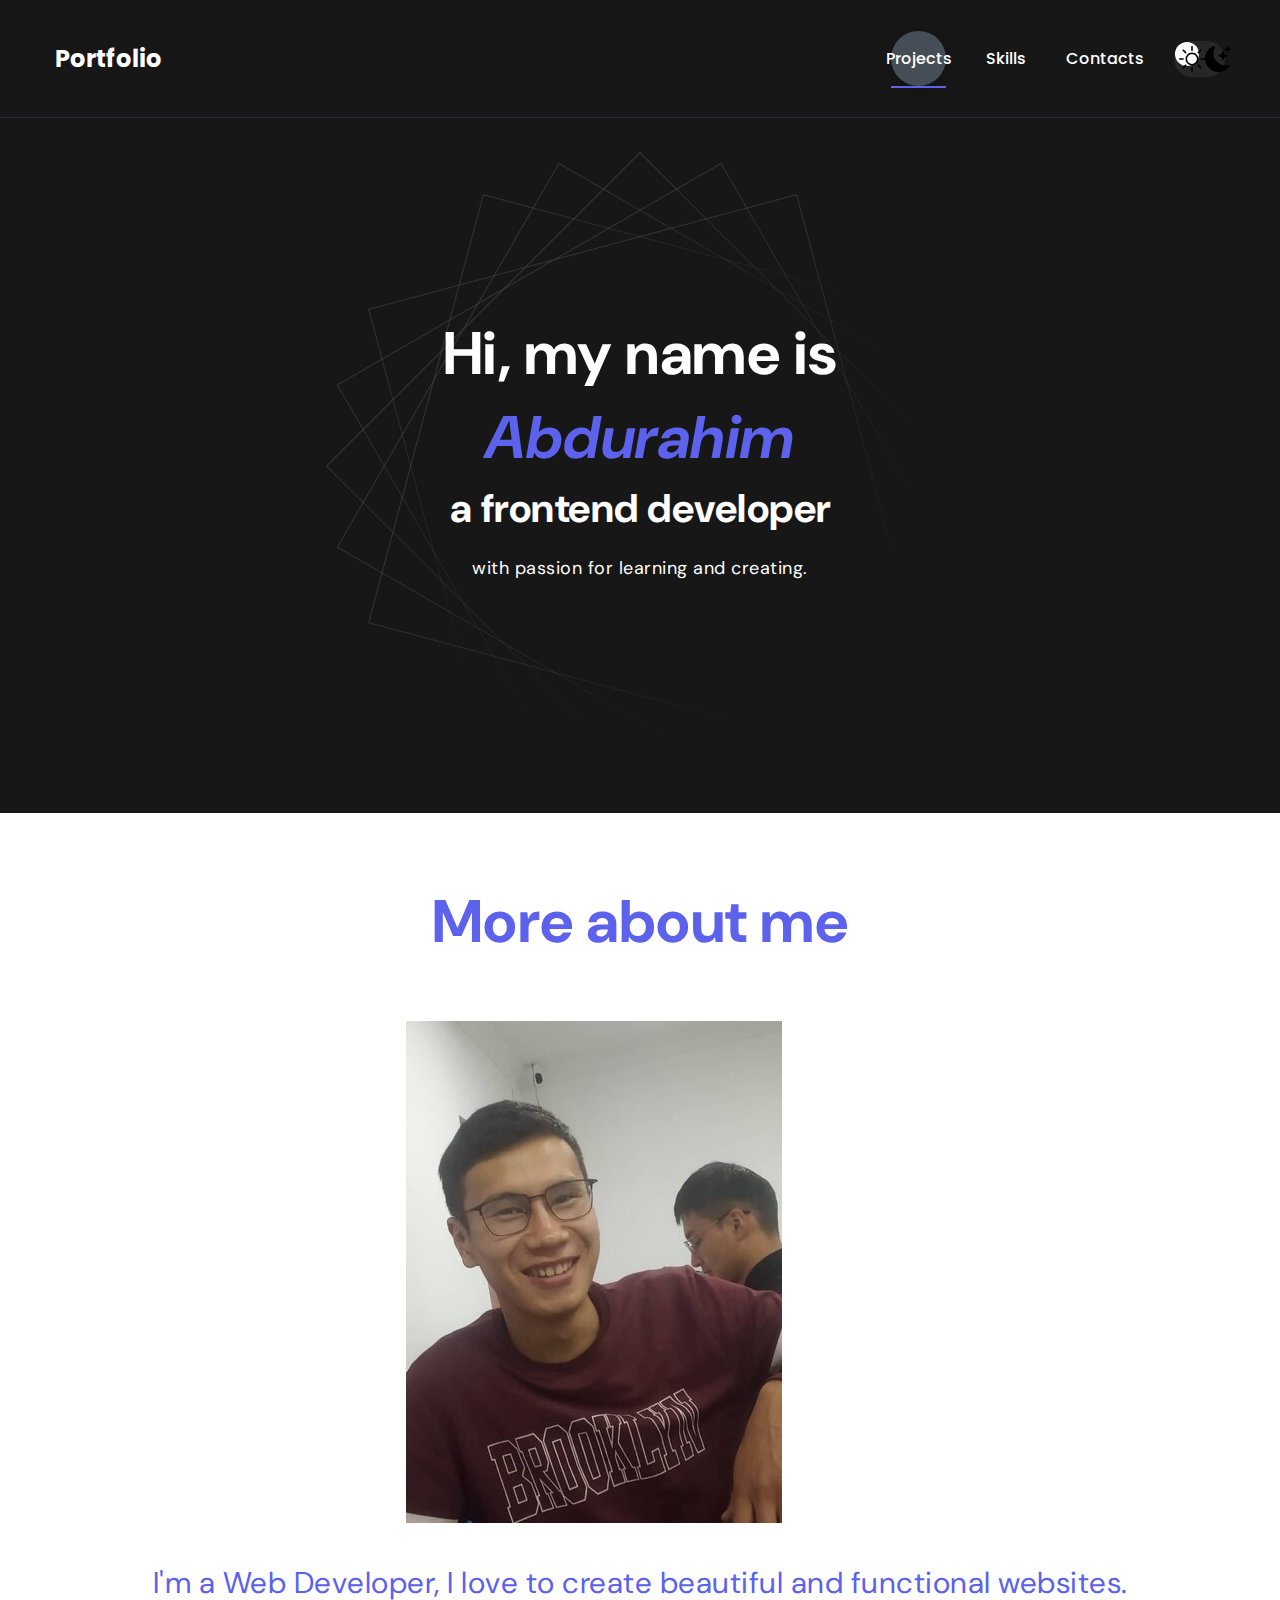
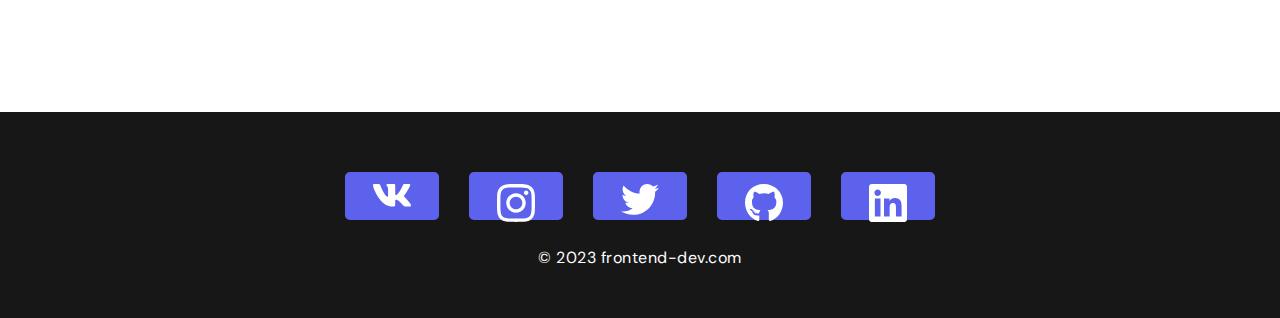
<file: index.html>
<!DOCTYPE html>
<html lang="en">
<head>
    <meta charset="UTF-8">
    <meta name="viewport" content="width=device-width, initial-scale=1.0">
    <title>Portfolio</title>
    <link rel="stylesheet" href="css/main.css">
    <link
            href="https://cdn.jsdelivr.net/npm/bootstrap@5.3.0-alpha1/dist/css/bootstrap.min.css"
            rel="stylesheet"
            integrity="sha384-GLhlTQ8iRABdZLl6O3oVMWSktQOp6b7In1Zl3/Jr59b6EGGoI1aFkw7cmDA6j6gD"
            crossorigin="anonymous">
</head>
<body>
<nav class="nav">
    <div class="container">
        <div class="nav-row">
            <a href="index.html" class="logo">
                <strong>Portfolio</strong>
            </a>
            <button class="dark-mode-btn">
                <img src="img/icons/sun.svg" alt="Light mode" class="dark-mode-btn__icon">
                <img src="img/icons/moon.svg" alt="Dark mode" class="dark-mode-btn__icon">
            </button>
            <ul class="nav-list">
                <li class="nav-list__item">
                    <a href="project-page.html" class="nav-list_link
                        nav-list__link--active scrolling">Projects
                    </a>
                </li>
                <li class="nav-list__item">
                    <a href="skills.html" class="nav-list_link">Skills</a>
                </li>
                <li class="nav-list__item">
                    <a href="contacts.html" class="nav-list_link">Contacts</a>
                </li>
            </ul>
        </div>
    </div>
</nav>
<header class="header">
        <div class="header__wrapper">
            <h1 class="header__title">
                <strong>Hi, my name is <em class="my_name">Abdurahim</em></strong><br>
                a frontend developer
            </h1>
            <div class="header__text">
                <p>with passion for learning and creating.</p>
            </div>
<!--            <a href="#!" class="btn">Download CV</a>-->
        </div>
</header>
<main class="section">
    <div class="container">
        <h2 class="title-1">More about me</h2>
        <img class="about-me" src="img/me%20_small.jpg" alt="me">
        <p class="me-desc">
            I'm a Web Developer, I love to create beautiful and functional websites.
        </p>
    </div>
</main>
<footer class="footer">
    <div class="container">
        <div class="footer__wrapper">
            <ul class="social">
                <li class="social__item">
                    <a href="https://vk.com/" class="btn"><img
                            src="img/icons/vk.svg" alt="Link">
                    </a>
                </li>
                <li class="social__item">
                    <a href="https://www.instagram.com/" class="btn"><img
                            src="img/icons/instagram.svg" alt="Link">
                    </a>
                </li>
                <li class="social__item">
                    <a href="https://twitter.com/" class="btn"><img
                            src="img/icons/twitter.svg" alt="Link">
                    </a>
                </li>
                <li class="social__item">
                    <a href="https://github.com/abdurah1m222" class="btn"><img
                            src="img/icons/gitHub.svg" alt="Link">
                    </a>
                </li>
                <li class="social__item">
                    <a href="https://www.linkedin.com/" class="btn"><img
                            src="img/icons/linkedIn.svg" alt="Link">
                    </a>
                </li>
            </ul>
            <div class="copyright">
                <p>© 2023 frontend-dev.com</p>
            </div>
        </div>
    </div>
</footer>
<script src="js/main.js"></script>
</body>
</html>
</file>
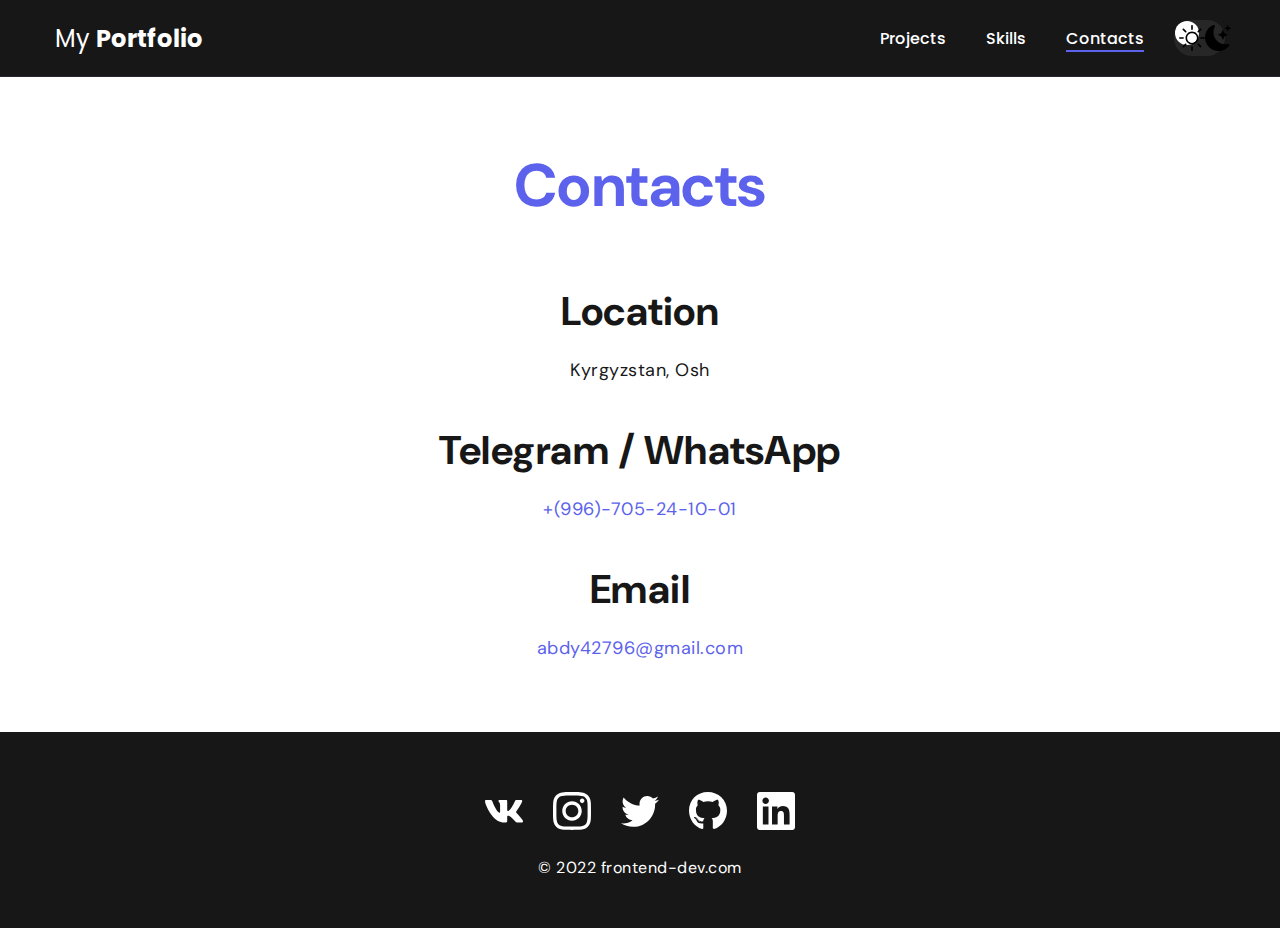
<file: contacts.html>
<!DOCTYPE html>
<html lang="en">
<head>
    <meta charset="UTF-8">
  <meta >
    <meta name="viewport" content="width=device-width, initial-scale=1.0">
    <title>My Portfolio</title>
    <link rel="stylesheet" href="./css/main.css">
</head>
<body>
<nav class="nav">
    <div class="container">
        <div class="nav-row">
            <a href="index.html" class="logo">My <strong>Portfolio</strong></a>
            <button class="dark-mode-btn">
                <img src="img/icons/sun.svg" alt="Light mode" class="dark-mode-btn__icon">
                <img src="img/icons/moon.svg" alt="Dark mode" class="dark-mode-btn__icon">
            </button>
            <ul class="nav-list">
                <li class="nav-list__item">
                    <a href="index.html" class="nav-list_link">Projects</a>
                </li>
                <li class="nav-list__item">
                    <a href="skills.html" class="nav-list_link">Skills</a>
                </li>
                <li class="nav-list__item">
                    <a href="contacts.html" class="nav-list_link nav-list__link--active">Contacts</a>
                </li>
            </ul>
        </div>
    </div>
</nav>
<main class="section">
    <div class="container">
        <h1 class="title-1">Contacts</h1>
        <ul class="content-list">
            <li class="content-list__item">
                <h2 class="title-2">Location</h2>
                <p>Kyrgyzstan, Osh</p>
            </li>
            <li class="content-list__item">
                <h2 class="title-2">Telegram / WhatsApp</h2>
                <p><a href="tel:+0705241001">+(996)-705-24-10-01</a></p>
            </li>
            <li class="content-list__item">
                <h2 class="title-2">Email</h2>
                <p><a href="email:abdy42796@gmail.com">abdy42796@gmail.com</a></p>
            </li>
        </ul>
    </div>
</main>
<footer class="footer">
    <div class="container">
        <div class="footer__wrapper">
            <ul class="social">
                <li class="social__item"><a href="https://vk.com/"><img src="img/icons/vk.svg" alt="Link"></a></li>
                <li class="social__item"><a href="https://www.instagram.com/"><img src="img/icons/instagram.svg" alt="Link"></a></li>
                <li class="social__item"><a href="https://twitter.com/"><img src="img/icons/twitter.svg" alt="Link"></a></li>
                <li class="social__item"><a href="https://github.com/abdurah1m222"><img src="img/icons/gitHub.svg" alt="Link"></a></li>
                <li class="social__item"><a href="https://www.linkedin.com/"><img src="img/icons/linkedIn.svg" alt="Link"></a></li>
            </ul>
            <div class="copyright">
                <p>© 2022 frontend-dev.com</p>
            </div>
        </div>
    </div>
</footer>
<script src="js/main.js"></script>
</body>
</html>
</file>
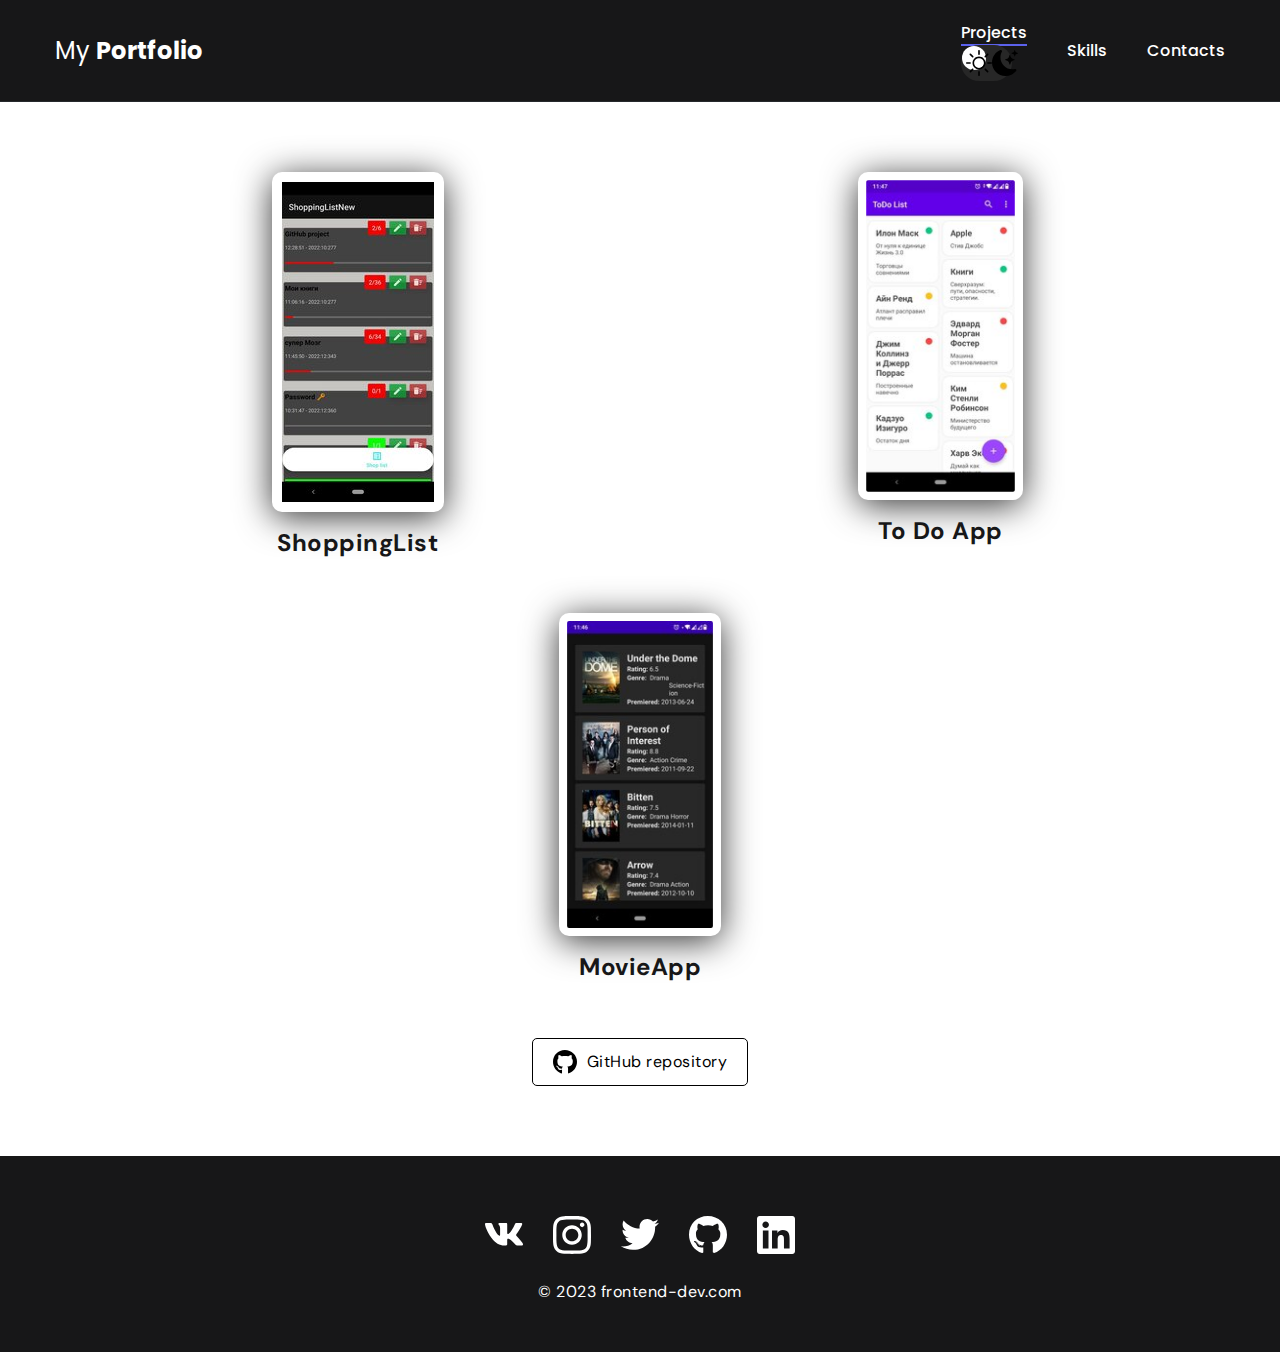
<file: movie_app.html>
<!DOCTYPE html>
<html lang="en">
<head>
  <meta charset="UTF-8">
  <meta name="viewport" content="width=device-width, initial-scale=1.0">
  <title>My Portfolio</title>
  <link rel="stylesheet" href="./css/main.css">
</head>
<body>
<nav class="nav">
  <div class="container">
    <div class="nav-row">
      <a href="index.html" class="logo">My <strong>Portfolio</strong></a>
      <ul class="nav-list">
        <li class="nav-list__item">
          <a href="index.html" class="nav-list_link nav-list__link--active">Projects</a>
          <button class="dark-mode-btn">
            <img src="img/icons/sun.svg" alt="Light mode" class="dark-mode-btn__icon">
            <img src="img/icons/moon.svg" alt="Dark mode" class="dark-mode-btn__icon">
          </button>
        </li>
        <li class="nav-list__item">
          <a href="skills.html" class="nav-list_link">Skills</a>
        </li>
        <li class="nav-list__item">
          <a href="contacts.html" class="nav-list_link">Contacts</a>
        </li>
      </ul>
    </div>
  </div>
</nav>
<main class="section">
  <div class="container">
    <div class="project-details">
      <div class="project-details__desc">
        <section class="projects">
          <div class="project__1">
            <a href="./project-page.html">
              <img src="img/projects/shopping_list.jpg"
                   alt="Project img" class="project__img">
              <h3 class="project__title">ShoppingList</h3>
            </a>
          </div>
          <div class="project__2">
            <a href="./project-page.html">
              <img src="img/projects/to_do.jpg" alt="Project img" class="project__img">
              <h3 class="project__title">To Do App</h3>
            </a>
          </div>
          <div class="project__3">
            <a href="./project-page.html">
              <img src="img/projects/movie.jpg" alt="Project img" class="project__img">
              <h3 class="project__title">MovieApp</h3>
            </a>
          </div>
        </section>
      </div>
      <a href="https://github.com/abdurah1m222/ShoppingList" class="btn-outline">
        <img src="img/icons/gitHub-black.svg" alt="gitLink">
        GitHub repository
      </a>
    </div>
  </div>
</main>
<footer class="footer">
  <div class="container">
    <div class="footer__wrapper">
      <ul class="social">
        <li class="social__item"><a href="https://vk.com/"><img src="img/icons/vk.svg" alt="Link"></a></li>
        <li class="social__item"><a href="https://www.instagram.com/"><img src="img/icons/instagram.svg"
                                                                           alt="Link"></a></li>
        <li class="social__item"><a href="https://twitter.com/"><img src="img/icons/twitter.svg" alt="Link"></a>
        </li>
        <li class="social__item"><a href="https://github.com/abdurah1m222"><img src="img/icons/gitHub.svg"
                                                                                alt="Link"></a></li>
        <li class="social__item"><a href="https://www.linkedin.com/"><img src="img/icons/linkedIn.svg"
                                                                          alt="Link"></a></li>
      </ul>
      <div class="copyright">
        <p>© 2023 frontend-dev.com</p>
      </div>
    </div>
  </div>
</footer>
<script src="js/main.js"></script>
</body>
</html>
</file>
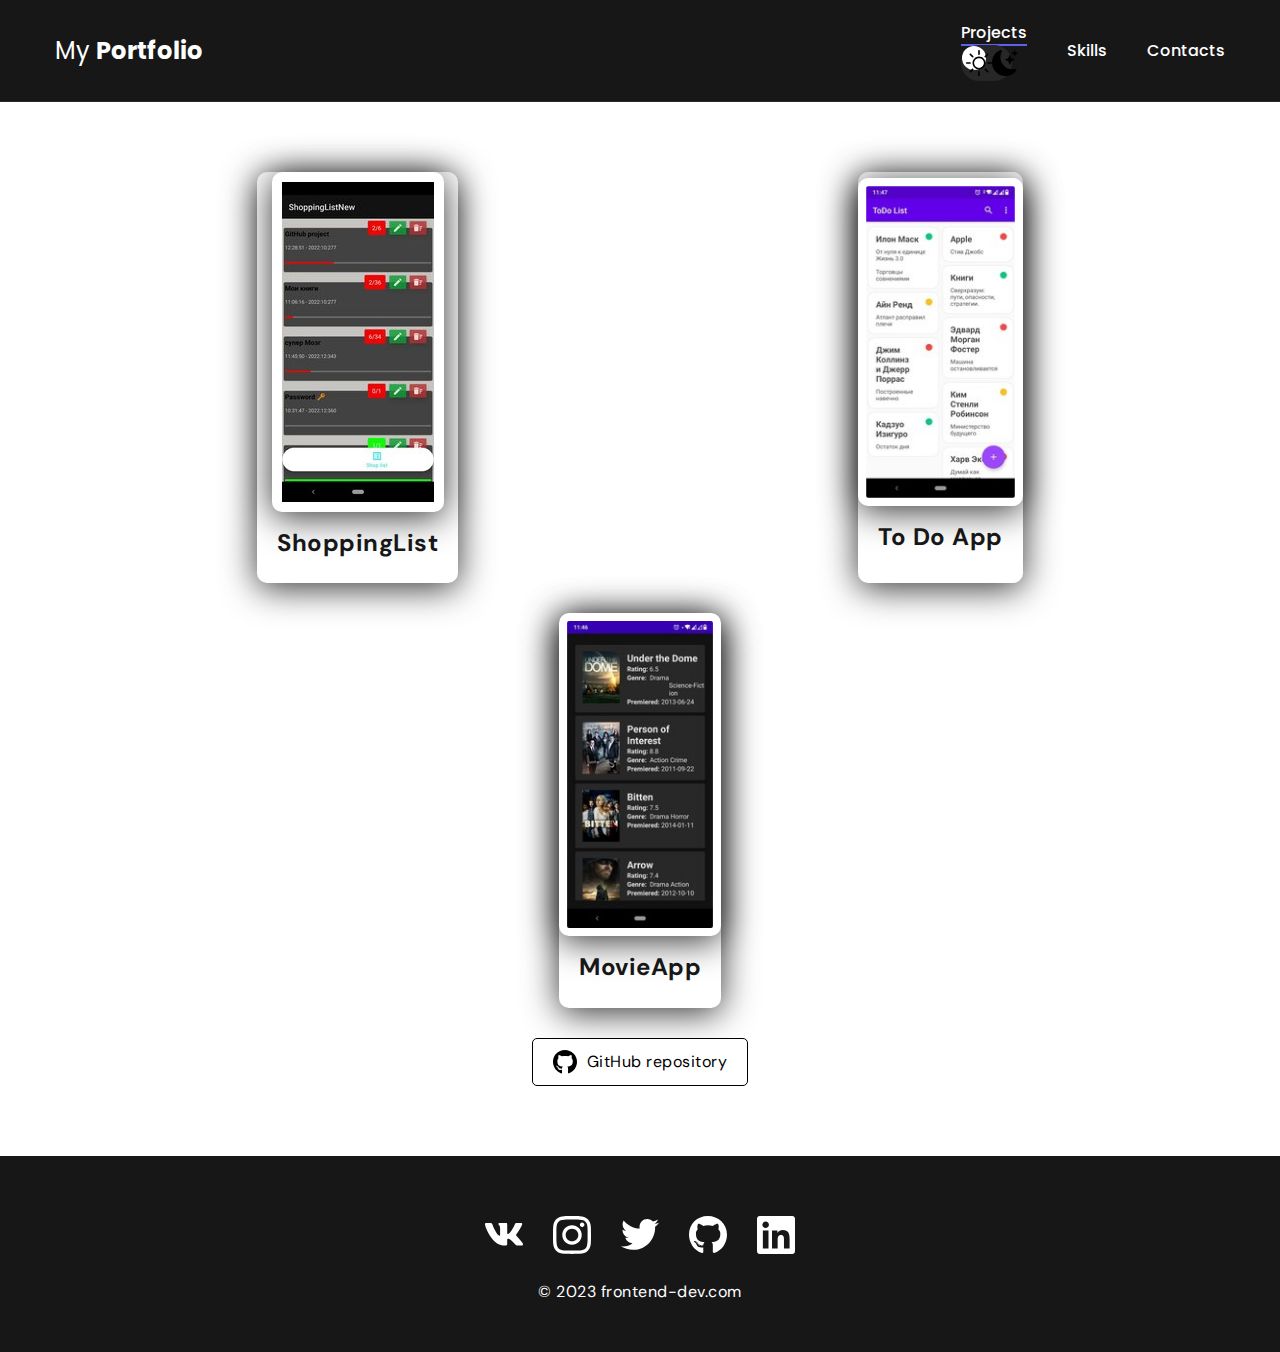
<file: project-page.html>
<!DOCTYPE html>
<html lang="en">
<head>
    <meta charset="UTF-8">
  <meta >
    <meta name="viewport" content="width=device-width, initial-scale=1.0">
    <title>My Portfolio</title>
    <link rel="stylesheet" href="./css/main.css">
</head>
<body>
<nav class="nav">
    <div class="container">
        <div class="nav-row">
            <a href="index.html" class="logo">My <strong>Portfolio</strong></a>
            <ul class="nav-list">
                <li class="nav-list__item">
                    <a href="index.html" class="nav-list_link nav-list__link--active">Projects</a>
                    <button class="dark-mode-btn">
                        <img src="img/icons/sun.svg" alt="Light mode" class="dark-mode-btn__icon">
                        <img src="img/icons/moon.svg" alt="Dark mode" class="dark-mode-btn__icon">
                    </button>
                </li>
                <li class="nav-list__item">
                    <a href="skills.html" class="nav-list_link">Skills</a>
                </li>
                <li class="nav-list__item">
                    <a href="contacts.html" class="nav-list_link">Contacts</a>
                </li>
            </ul>
        </div>
    </div>
</nav>
<main class="section">
    <div class="container">
        <div class="project-details">
            <div class="project-details__desc">
                <ul class="projects">
            <li class="project">
                <a href="./project-page.html">
                    <img src="img/projects/shopping_list.jpg" alt="Project img" class="project__img">
                    <h3 class="project__title">ShoppingList</h3>
                </a>
            </li>
            <li class="project">
                <a href="./project-page.html">
                    <img src="img/projects/to_do.jpg" alt="Project img" class="project__img">
                    <h3 class="project__title">To Do App</h3>
                </a>
            </li>
            <li class="project">
                <a href="./project-page.html">
                    <img src="img/projects/movie.jpg" alt="Project img" class="project__img">
                    <h3 class="project__title">MovieApp</h3>
                </a>
            </li>
        </ul>
<!--                <p>Skills: React, Node.Js, MongoDB</p>-->
            </div>
            <a href="https://github.com/abdurah1m222/ShoppingList" class="btn-outline">
                <img src="img/icons/gitHub-black.svg" alt="gitLink">
                GitHub repository
            </a>
        </div>
    </div>
</main>
<footer class="footer">
    <div class="container">
        <div class="footer__wrapper">
            <ul class="social">
                <li class="social__item"><a href="https://vk.com/"><img src="img/icons/vk.svg" alt="Link"></a></li>
                <li class="social__item"><a href="https://www.instagram.com/"><img src="img/icons/instagram.svg" alt="Link"></a></li>
                <li class="social__item"><a href="https://twitter.com/"><img src="img/icons/twitter.svg" alt="Link"></a></li>
                <li class="social__item"><a href="https://github.com/abdurah1m222"><img src="img/icons/gitHub.svg" alt="Link"></a></li>
                <li class="social__item"><a href="https://www.linkedin.com/"><img src="img/icons/linkedIn.svg" alt="Link"></a></li>
            </ul>
            <div class="copyright">
                <p>© 2023 frontend-dev.com</p>
            </div>
        </div>
    </div>
</footer>
<script src="js/main.js"></script>
</body>
</html>
</file>
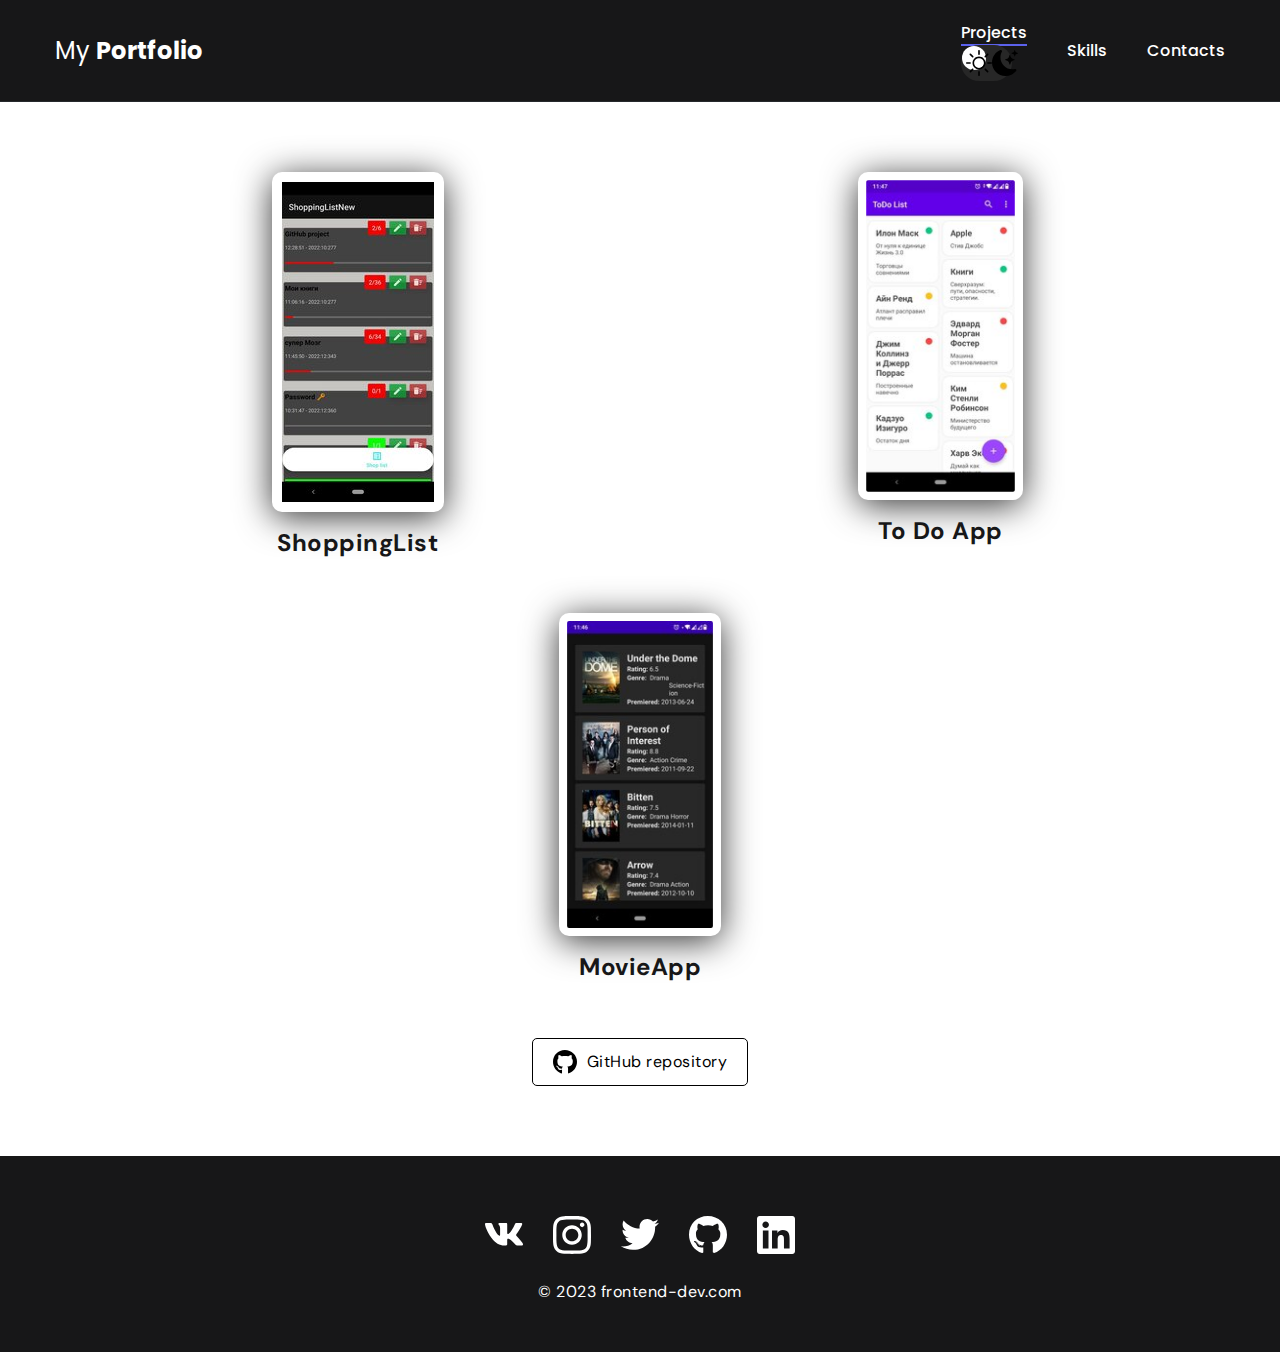
<file: shopping_lists.html>
<!DOCTYPE html>
<html lang="en">
<head>
    <meta charset="UTF-8">
    <meta name="viewport" content="width=device-width, initial-scale=1.0">
    <title>My Portfolio</title>
    <link rel="stylesheet" href="./css/main.css">
</head>
<body>
<nav class="nav">
    <div class="container">
        <div class="nav-row">
            <a href="index.html" class="logo">My <strong>Portfolio</strong></a>
            <ul class="nav-list">
                <li class="nav-list__item">
                    <a href="index.html" class="nav-list_link nav-list__link--active">Projects</a>
                    <button class="dark-mode-btn">
                        <img src="img/icons/sun.svg" alt="Light mode" class="dark-mode-btn__icon">
                        <img src="img/icons/moon.svg" alt="Dark mode" class="dark-mode-btn__icon">
                    </button>
                </li>
                <li class="nav-list__item">
                    <a href="skills.html" class="nav-list_link">Skills</a>
                </li>
                <li class="nav-list__item">
                    <a href="contacts.html" class="nav-list_link">Contacts</a>
                </li>
            </ul>
        </div>
    </div>
</nav>
<main class="section">
    <div class="container">
        <div class="project-details">
            <div class="project-details__desc">
                <section class="projects">
                    <div class="project__1">
                        <a href="./project-page.html">
                            <img src="img/projects/shopping_list.jpg"
                                 alt="Project img" class="project__img">
                            <h3 class="project__title">ShoppingList</h3>
                        </a>
                    </div>
                    <div class="project__2">
                        <a href="./project-page.html">
                            <img src="img/projects/to_do.jpg" alt="Project img" class="project__img">
                            <h3 class="project__title">To Do App</h3>
                        </a>
                    </div>
                    <div class="project__3">
                        <a href="./project-page.html">
                            <img src="img/projects/movie.jpg" alt="Project img" class="project__img">
                            <h3 class="project__title">MovieApp</h3>
                        </a>
                    </div>
                </section>
            </div>
            <a href="https://github.com/abdurah1m222/ShoppingList" class="btn-outline">
                <img src="img/icons/gitHub-black.svg" alt="gitLink">
                GitHub repository
            </a>
        </div>
    </div>
</main>
<footer class="footer">
    <div class="container">
        <div class="footer__wrapper">
            <ul class="social">
                <li class="social__item"><a href="https://vk.com/"><img src="img/icons/vk.svg" alt="Link"></a></li>
                <li class="social__item"><a href="https://www.instagram.com/"><img src="img/icons/instagram.svg"
                                                                                   alt="Link"></a></li>
                <li class="social__item"><a href="https://twitter.com/"><img src="img/icons/twitter.svg" alt="Link"></a>
                </li>
                <li class="social__item"><a href="https://github.com/abdurah1m222"><img src="img/icons/gitHub.svg"
                                                                                        alt="Link"></a></li>
                <li class="social__item"><a href="https://www.linkedin.com/"><img src="img/icons/linkedIn.svg"
                                                                                  alt="Link"></a></li>
            </ul>
            <div class="copyright">
                <p>© 2023 frontend-dev.com</p>
            </div>
        </div>
    </div>
</footer>
<script src="js/main.js"></script>
</body>
</html>
</file>
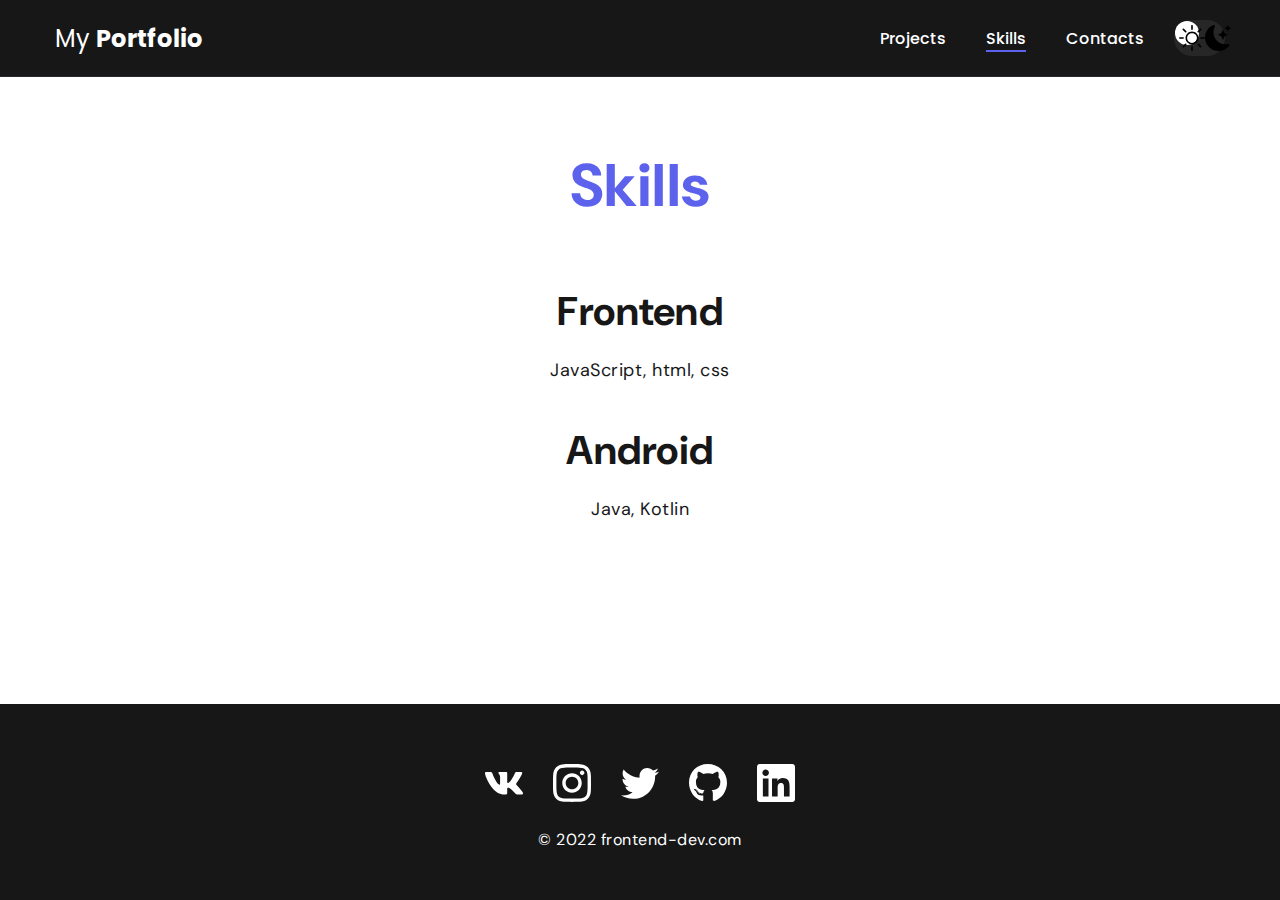
<file: skills.html>
<!DOCTYPE html>
<html lang="en">
<head>
    <meta charset="UTF-8">
  <meta >
    <meta name="viewport" content="width=device-width, initial-scale=1.0">
    <title>My Portfolio</title>
    <link rel="stylesheet" href="./css/main.css">
</head>
<body>
<nav class="nav">
    <div class="container">
        <div class="nav-row">
            <a href="index.html" class="logo">My <strong>Portfolio</strong></a>
            <button class="dark-mode-btn">
                <img src="img/icons/sun.svg" alt="Light mode" class="dark-mode-btn__icon">
                <img src="img/icons/moon.svg" alt="Dark mode" class="dark-mode-btn__icon">
            </button>
            <ul class="nav-list">
                <li class="nav-list__item">
                    <a href="index.html" class="nav-list_link">Projects</a>
                </li>
                <li class="nav-list__item">
                    <a href="skills.html" class="nav-list_link nav-list__link--active">Skills</a>
                </li>
                <li class="nav-list__item">
                    <a href="contacts.html" class="nav-list_link">Contacts</a>
                </li>
            </ul>
        </div>
    </div>
</nav>
<main class="section">
    <div class="container">
        <h1 class="title-1">Skills</h1>
        <ul class="content-list">
            <li class="content-list__item">
                <h2 class="title-2">Frontend</h2>
                <p>JavaScript, html, css</p>
            </li>
            <li class="content-list__item">
                <h2 class="title-2">Android</h2>
                <p>Java, Kotlin</p></li>
        </ul>
    </div>
</main>
<footer class="footer">
    <div class="container">
        <div class="footer__wrapper">
            <ul class="social">
                <li class="social__item"><a href="https://vk.com/"><img src="img/icons/vk.svg" alt="Link"></a></li>
                <li class="social__item"><a href="https://www.instagram.com/"><img src="img/icons/instagram.svg" alt="Link"></a></li>
                <li class="social__item"><a href="https://twitter.com/"><img src="img/icons/twitter.svg" alt="Link"></a></li>
                <li class="social__item"><a href="https://github.com/abdurah1m222"><img src="img/icons/gitHub.svg" alt="Link"></a></li>
                <li class="social__item"><a href="https://www.linkedin.com/"><img src="img/icons/linkedIn.svg" alt="Link"></a></li>
            </ul>
            <div class="copyright">
                <p>© 2022 frontend-dev.com</p>
            </div>
        </div>
    </div>
</footer>
<script src="js/main.js"></script>
</body>
</html>
</file>
<file: css/main.css>
@import "reset.css";
@import url('https://fonts.googleapis.com/css2?family=DM+Sans:wght@400;500;700&family=Poppins:wght@400;500;700&display=swap');

/*
font-family: 'DM Sans', sans-serif;
font-family: 'Poppins', sans-serif;
*/

/** {*/
/*    border: 1px solid red;*/
/*}*/

:root {
    --blackpure: #000;
    --black: #171718;
    --black-border: #26292d;
    --white: #fff;
    --purple: #5c62ec;
    --dark-bg: var(--black);
    --dark-border: var(--black-border);
    --header-text: var(--white);
    --accent: var(--purple);
    --text-color: var(--black);
    /* Light mode */
    --page-bg: var(--white);
    /*--text-color: var(--black);*/
    --box-shadow-1: 0 3px 15px rgba(0,0,0,.3);
    --color-grey-4: #454e56;

    --title-1: var(--accent);

    --project-card-bg: var(--white);
    --project-card-text: var(--black);
    --box-shadow: 0 5px 35px rgba(0,0,0,0.8);
}

.dark {
    /* Dark mode */
    --page-bg: #252526;
    --text-color: var(--white);
    --title-1: var(--white);

    --project-card-bg: var(--black);
    --project-card-text: var(--white);
    --box-shadow: 0 5px 35px rgba(0,0,0,0.24);
}

html, body {
    display: flex;
    flex-direction: column;
    min-height: 100vh;
    font-family: 'DM Sans', sans-serif;
    letter-spacing: 0.5px;
    /* Color mode */
    background-color: var(--page-bg);
    color: var(--text-color);
}

.container {
    margin: 0 auto;
    padding: 0 15px;
    max-width: 1200px;
}

.about-me {
    margin: 0 auto;
    padding: 0 30%;
    max-width: 1200px;
}

.my_name {
    color: var(--accent)
}

.none {
    display: none !important;
}

.title-2 {
    font-size: 40px;
    line-height: 1.3;
    margin-bottom: 20px;
    font-weight: 700;
}

/* Nav */

.nav {
    padding: 20px 0;
    border-bottom: 1px solid var(--dark-border);
    background-color: var(--dark-bg);
    color: var(--header-text);
    letter-spacing: normal;
}

.nav-row {
    display: flex;
    justify-content: flex-end;
    align-items: center;
    column-gap: 30px;
    row-gap: 20px;
    flex-wrap: wrap;
}

.logo {
    margin-right: auto;
    color: var(--header-text);
    font-size: 24px;
    font-family: 'Poppins', sans-serif;
}

.logo strong {
    font-weight: 700;
}

.nav-list {
    display: flex;
    align-items: center;
    column-gap: 40px;
    font-size: 16px;
    row-gap: 10px;
    font-weight: 500;
    font-family: 'Poppins', sans-serif;
}

.nav-list_link {
    color: var(--header-text);
    transition: opacity 0.2s ease-in;
}

.nav-list_link:hover {
    opacity: 0.8;
}

.nav-list__link--active {
    position: relative;
}

.nav-list__link--active::before {
    content: "";
    position: absolute;
    left: 0;
    top: 100%;
    display: block;
    height: 2px;
    width: 100%;
    background-color: var(--accent);
}

/* Dark mode btn */

.dark-mode-btn {
    order: 9;
    position: relative;
    display: flex;
    justify-content: space-between;
    width: 51px;
    height: 36px;
    padding: 5px;
    border-radius: 50px;
    background-color: #272727;
}

.dark-mode-btn::before {
    content: "";
    position: absolute;
    top: 1px;
    left: 1px;
    display: block;
    width: 24px;
    height: 24px;
    border-radius: 50px;
    background-color: var(--white);
    transition: left 0.2s ease-in;
}

.dark-mode-btn--active::before {
    left: 26px;
}

.dark-mode-btn__icon {
    position: relative;
    z-index: 9;
}

/* Header */

.header {
    display: flex;
    justify-content: center;
    align-items: center;
    padding: 40px 0;
    min-height: 695px;
    background-color: var(--dark-bg);
    background-image: url("./../img/header-bg.png");
    background-repeat: no-repeat;
    background-size: auto;
    background-position: center center;
    color: var(--header-text);
    text-align: center;
}

.header__wrapper {
    padding: 0 15px;
    max-width: 630px;
}

.header__title {
    margin-bottom: 20px;
    font-size: 40px;
    font-weight: 700;
    line-height: 1.4;
}

.header__title strong {
    font-size: 60px;
    font-weight: 700;
}

.header__text em {
    font-style: normal;
    color: var(--accent);
}

.header__text {
    margin-bottom: 40px;
    font-size: 18px;
    line-height: 1.333;
}

.header__text p + p {
    margin-top: 0.5em;
}

/* Button */

.btn {
    display: inline-block;
    height: 48px;
    padding: 12px 28px;
    border-radius: 5px;
    background-color: var(--accent);
    color: var(--white);
    letter-spacing: 0.15px;
    font-size: 16px;
    font-weight: 500;
    transition: opacity 0.2s ease-in;
}

.btn:hover {
    opacity: 0.8;
}

.btn:active {
    position: relative;
    top: 2px;
}

/* Btn outline */

.btn-outline {
    display: flex;
    column-gap: 10px;
    align-items: center;
    height: 48px;
    padding: 12px 20px;
    border-radius: 5px;
    border: 1px solid var(--blackpure);
    color: var(--blackpure);
    transition: opacity 0.2s ease-in;
    background-color: var(--white);
}

.btn-outline:hover {
    opacity: 0.8;
}

.btn-outline:active {
    position: relative;
    top: 2px;
}

/* General */

.section {
    padding: 70px 0;
}

.title-1 {
    margin-bottom: 60px;
    font-size: 60px;
    font-weight: 700;
    line-height: 1.3;
    color: var(--title-1);
    text-align: center;
}

/* Descriptions */

.me-desc {
    text-align: center;
    font-size: 30px;
    /*margin-top: 40px;*/
    margin: 40px 30px;
    color: var(--accent);
}

/* Projects */

.projects {
    display: flex;
    flex-wrap: wrap;
    column-gap: 400px;
    row-gap: 30px;
    justify-content: center;
}

.scrolling {
    padding: 1rem;
    cursor: pointer;
    background-color: var(--color-grey-4);
    width: 55px;
    height: 55px;
    border-radius: 50%;
    display: flex;
    justify-content: center;
    align-items: center;
    margin: .7rem 0;
    box-shadow: var(--box-shadow-1) ;
}

.project {
    max-width: 400px;
    display: flex;
    /*max-height: 750px;*/
    background-color: var(--project-card-bg);
    box-shadow: var(--box-shadow);
    border-radius: 10px;
    align-items: center;
}

.project__1 {
    justify-content: start;
}

.project__2 {
    justify-content: end;
}

.project__3 {
    justify-content: start;
}

.project__img {
    border-radius: 10px;
    padding: 5%;
    box-shadow: var(--box-shadow);
    /*margin: 40px;*/
}

.project__title {
    padding: 15px 20px 25px;
    font-weight: 700;
    font-size: 24px;
    line-height: 1.3;
    color: var(--project-card-text);
}

/* Project details */

.project-details {
    margin: 0 auto;
    max-width: 865px;
    display: flex;
    flex-direction: column;
    align-items: center;
    text-align: center;
}

.project-details__cover {
    max-width: 100%;
    margin-bottom: 40px;
    box-shadow: 0 5px 35px rgba(0, 0, 0, 0.25);
    border-radius: 10px;
}

.project-details__desc {
    margin-bottom: 30px;
    font-weight: 700;
    font-size: 24px;
    line-height: 1.3;
}

/* Content list */

.content-list {
    margin: 0 auto;
    max-width: 570px;
    display: flex;
    flex-direction: column;
    align-items: center;
    row-gap: 40px;
    text-align: center;
}

.content-list a {
    color: var(--accent);
}

.content-list__item {
    font-size: 18px;
    line-height: 1.5;
}

.content-list__item p + p {
    margin-top: 0.5em;
}

/* Footer */

.footer {
    padding: 60px 0 50px;
    background-color: var(--dark-bg);
    color: var(--header-text);
    margin-top: auto;
}

.footer__wrapper {
    display: flex;
    flex-direction: column;
    align-items: center;
    row-gap: 27px;
}

.social {
    display: flex;
    column-gap: 30px;
    align-items: center;
}

.copyright {
    font-size: 16px;
}

.copyright p * p {
    margin-top: 0.5em;
}

@media (max-width: 620px) {
    /* Header */
    .header {
        min-height: unset;
    }
    .header__title {
        font-size: 30px;
    }
    .header__title strong {
        font-size: 40px;
    }
    /* Nav */
    .nav-row {
        justify-content: space-between;
    }
    .dark-mode-btn {
        order: 0;
    }
    /* General */
    .section {
        padding: 40px 0;
    }
    .title-1 {
        margin-bottom: 30px;
        font-size: 40px;
    }
    .title-2 {
        margin-bottom: 30px;
        font-size: 40px;
    }
    /* Projects */
    .project__title {
        font-size: 22px;
    }
    /* Project page */
    .project-details__desc {
        margin-bottom: 20px;
        font-size: 20px;
    }
    /* Content list */
    .content-list {
        row-gap: 20px;
    }
    .content-list__item {
        font-size: 16px;
    }
    /* Footer */
    .footer {
        padding: 40px 0 30px;
    }
    .footer__wrapper {
        row-gap: 20px;
    }
    /* Social */
    .social {
        column-gap: 20px;
    }
    .social__item {
        width: 28px;
    }
}
</file>
